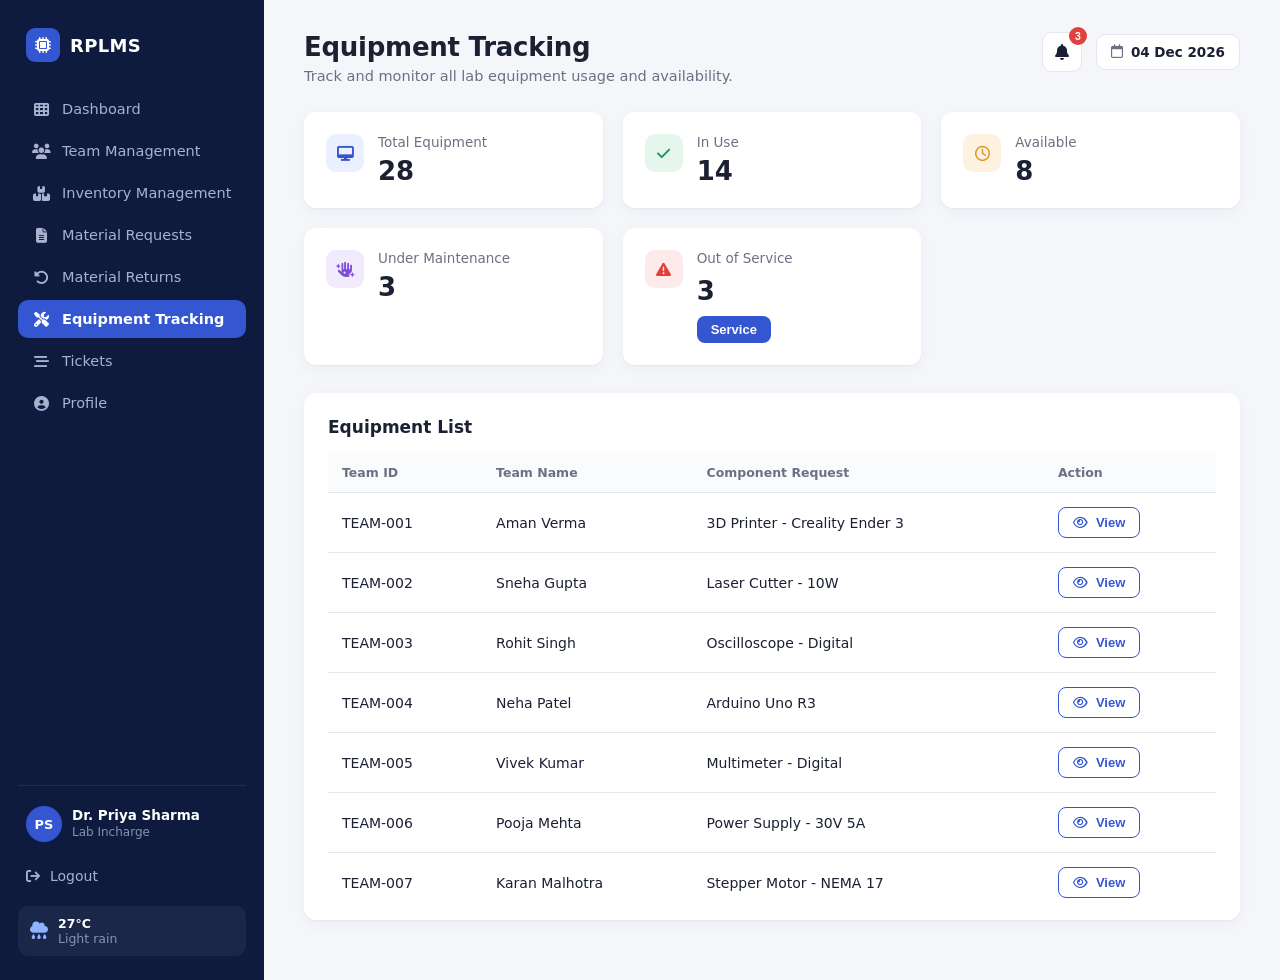
<file: equipment_tracking.html>
<!DOCTYPE html>
<html lang="en">
<head>
<meta charset="UTF-8">
<meta name="viewport" content="width=device-width, initial-scale=1.0">
<title>RPLMS · Equipment Tracking</title>
<link rel="stylesheet" href="https://cdnjs.cloudflare.com/ajax/libs/font-awesome/6.5.1/css/all.min.css">
<link rel="stylesheet" href="equipment_tracking.css">
</head>
<body>

<div class="app">

  <!-- ===================== SIDEBAR ===================== -->
  <aside class="sidebar">
    <div class="brand">
      <span class="brand-icon"><i class="fa-solid fa-microchip"></i></span>
      <span class="brand-name">RPLMS</span>
    </div>

    <nav class="nav">
      <a class="nav-item" href="#"><i class="fa-solid fa-table-cells"></i><span>Dashboard</span></a>
      <a class="nav-item" href="#"><i class="fa-solid fa-users"></i><span>Team Management</span></a>
      <a class="nav-item" href="#"><i class="fa-solid fa-boxes-stacked"></i><span>Inventory Management</span></a>
      <a class="nav-item" href="#"><i class="fa-solid fa-file-lines"></i><span>Material Requests</span></a>
      <a class="nav-item" href="#"><i class="fa-solid fa-rotate-left"></i><span>Material Returns</span></a>
      <a class="nav-item active" href="#" data-view="dashboard"><i class="fa-solid fa-screwdriver-wrench"></i><span>Equipment Tracking</span></a>
      <a class="nav-item" href="#"><i class="fa-solid fa-bars-staggered"></i><span>Tickets</span></a>
      <a class="nav-item" href="#"><i class="fa-solid fa-circle-user"></i><span>Profile</span></a>
    </nav>

    <div class="sidebar-footer">
      <div class="user-card">
        <span class="avatar">PS</span>
        <div class="user-meta">
          <span class="user-name">Dr. Priya Sharma</span>
          <span class="user-role">Lab Incharge</span>
        </div>
      </div>
      <a class="logout" href="#"><i class="fa-solid fa-arrow-right-from-bracket"></i><span>Logout</span></a>
      <div class="weather">
        <i class="fa-solid fa-cloud-rain"></i>
        <div>
          <span class="weather-temp">27°C</span>
          <span class="weather-desc">Light rain</span>
        </div>
      </div>
    </div>
  </aside>

  <!-- ===================== MAIN ===================== -->
  <main class="main">

    <!-- ---------- DASHBOARD VIEW ---------- -->
    <section id="view-dashboard" class="view">
      <header class="page-header">
        <div>
          <h1>Equipment Tracking</h1>
          <p>Track and monitor all lab equipment usage and availability.</p>
        </div>
        <div class="header-actions">
          <button class="icon-btn" aria-label="Notifications">
            <i class="fa-solid fa-bell"></i>
            <span class="badge">3</span>
          </button>
          <div class="date-chip"><i class="fa-regular fa-calendar"></i><span id="today-date">03 Jul 2026</span></div>
        </div>
      </header>

      <div class="stat-grid">
        <div class="stat-card">
          <span class="stat-icon icon-blue"><i class="fa-solid fa-desktop"></i></span>
          <div class="stat-body">
            <span class="stat-label">Total Equipment</span>
            <span class="stat-value">28</span>
          </div>
        </div>
        <div class="stat-card">
          <span class="stat-icon icon-green"><i class="fa-solid fa-check"></i></span>
          <div class="stat-body">
            <span class="stat-label">In Use</span>
            <span class="stat-value">14</span>
          </div>
        </div>
        <div class="stat-card">
          <span class="stat-icon icon-amber"><i class="fa-regular fa-clock"></i></span>
          <div class="stat-body">
            <span class="stat-label">Available</span>
            <span class="stat-value">8</span>
          </div>
        </div>
        <div class="stat-card">
          <span class="stat-icon icon-purple"><i class="fa-solid fa-hand-sparkles"></i></span>
          <div class="stat-body">
            <span class="stat-label">Under Maintenance</span>
            <span class="stat-value">3</span>
          </div>
        </div>
        <div class="stat-card stat-card--action">
          <span class="stat-icon icon-red"><i class="fa-solid fa-triangle-exclamation"></i></span>
          <div class="stat-body">
            <span class="stat-label">Out of Service</span>
            <span class="stat-value">3</span>
            <button class="btn btn-primary btn-sm" id="btn-goto-service">Service</button>
          </div>
        </div>
      </div>

      <div class="panel">
        <h2 class="panel-title">Equipment List</h2>
        <div class="table-wrap">
          <table>
            <thead>
              <tr>
                <th>Team ID</th>
                <th>Team Name</th>
                <th>Component Request</th>
                <th>Action</th>
              </tr>
            </thead>
            <tbody id="equipment-list-body">
              <!-- rows injected by JS -->
            </tbody>
          </table>
        </div>
      </div>
    </section>

    <!-- ---------- OUT FOR SERVICE VIEW ---------- -->
    <section id="view-service" class="view" hidden>
      <header class="page-header">
        <div>
          <h1>Out for Service</h1>
          <p>Select equipment to mark as out for service.</p>
        </div>
        <div class="header-actions">
          <button class="icon-btn" aria-label="Notifications">
            <i class="fa-solid fa-bell"></i>
            <span class="badge">3</span>
          </button>
          <div class="date-chip"><i class="fa-regular fa-calendar"></i><span>03 Jul 2026</span></div>
        </div>
      </header>

      <div class="panel">
        <h2 class="panel-title">Available Equipment</h2>
        <div class="table-wrap">
          <table>
            <thead>
              <tr>
                <th class="col-narrow">S.No</th>
                <th>Equipment ID</th>
                <th>Equipment Name</th>
                <th class="col-narrow">Select</th>
              </tr>
            </thead>
            <tbody id="service-list-body">
              <!-- rows injected by JS -->
            </tbody>
          </table>
        </div>
        <div class="panel-footer">
          <button class="btn btn-primary" id="btn-out-for-service">
            <i class="fa-solid fa-screwdriver-wrench"></i> Out for Service
          </button>
        </div>
      </div>
    </section>

  </main>
</div>

<!-- ===================== MODAL ===================== -->
<div class="modal-overlay" id="request-modal" hidden>
  <div class="modal" role="dialog" aria-modal="true" aria-labelledby="modal-title">
    <div class="modal-header">
      <h2 id="modal-title">Equipment Request Details</h2>
      <button class="modal-close" id="modal-close" aria-label="Close">&times;</button>
    </div>

    <div class="modal-meta">
      <div><span class="meta-label">Team ID</span><span class="meta-value" id="m-team-id">:</span></div>
      <div><span class="meta-label">Request Date</span><span class="meta-value" id="m-date">:</span></div>
      <div><span class="meta-label">Team Name</span><span class="meta-value" id="m-team-name">:</span></div>
      <div><span class="meta-label">Requested By</span><span class="meta-value" id="m-by">:</span></div>
    </div>

    <div class="table-wrap modal-table">
      <table>
        <thead>
          <tr>
            <th>Component / Item</th>
            <th>Requested Quantity</th>
            <th>Details</th>
          </tr>
        </thead>
        <tbody>
          <tr>
            <td id="m-component">—</td>
            <td id="m-qty">—</td>
            <td id="m-details">—</td>
          </tr>
        </tbody>
      </table>
    </div>

    <div class="modal-action">
      <h3>Action</h3>
      <div class="action-row">
        <button class="btn btn-accept" id="btn-accept"><i class="fa-solid fa-check"></i> Accept</button>
        <button class="btn btn-reject" id="btn-reject"><i class="fa-solid fa-xmark"></i> Reject</button>
      </div>

      <div class="divider"><span>OR</span></div>

      <label class="field-label" for="reject-reason">If rejecting, please provide feedback <span class="required">*</span></label>
      <textarea id="reject-reason" maxlength="300" placeholder="Enter reason for rejection..."></textarea>
      <div class="char-count"><span id="char-count">0</span> / 300</div>

      <div class="modal-buttons">
        <button class="btn btn-ghost" id="btn-cancel">Cancel</button>
        <button class="btn btn-primary" id="btn-submit-feedback" disabled>Submit Feedback</button>
      </div>
    </div>
  </div>
</div>

<div class="toast" id="toast" hidden></div>

<script src="equipment_tracking.js"></script>
</body>
</html>
</file>
<file: equipment_tracking.css>
:root {
  --navy: #0e1b3f;
  --navy-soft: #16244d;
  --blue: #3457d1;
  --blue-dark: #2a45ab;
  --blue-tint: #eaf0ff;
  --green: #1a9c56;
  --green-tint: #e5f7ec;
  --amber: #e0921f;
  --amber-tint: #fdf1e0;
  --purple: #7c4fd6;
  --purple-tint: #f1eafc;
  --red: #e0403f;
  --red-tint: #fdeaea;
  --border: #e6e8f0;
  --text: #1b2033;
  --text-soft: #6b7182;
  --bg: #f5f6fa;
  --white: #ffffff;
  --radius: 12px;
  --shadow: 0 1px 2px rgba(16, 24, 64, 0.04), 0 4px 16px rgba(16, 24, 64, 0.04);
}

* { box-sizing: border-box; }

html, body {
  margin: 0;
  padding: 0;
  font-family: "Inter", "Segoe UI", system-ui, -apple-system, sans-serif;
  background: var(--bg);
  color: var(--text);
  -webkit-font-smoothing: antialiased;
}

.app {
  display: flex;
  min-height: 100vh;
}

/* ===================== SIDEBAR ===================== */
.sidebar {
  width: 264px;
  flex-shrink: 0;
  background: var(--navy);
  color: #cdd3ea;
  display: flex;
  flex-direction: column;
  padding: 24px 18px;
}

.brand {
  display: flex;
  align-items: center;
  gap: 10px;
  padding: 4px 8px 28px;
}

.brand-icon {
  width: 34px;
  height: 34px;
  border-radius: 9px;
  background: var(--blue);
  color: white;
  display: flex;
  align-items: center;
  justify-content: center;
  font-size: 16px;
}

.brand-name {
  color: white;
  font-weight: 700;
  font-size: 18px;
  letter-spacing: 0.02em;
}

.nav {
  display: flex;
  flex-direction: column;
  gap: 4px;
  flex: 1;
}

.nav-item {
  display: flex;
  align-items: center;
  gap: 12px;
  padding: 11px 14px;
  border-radius: 10px;
  color: #aab1cf;
  text-decoration: none;
  font-size: 14.5px;
  transition: background 0.15s ease, color 0.15s ease;
}

.nav-item i {
  width: 18px;
  text-align: center;
  font-size: 15px;
}

.nav-item:hover {
  background: rgba(255, 255, 255, 0.06);
  color: white;
}

.nav-item.active {
  background: var(--blue);
  color: white;
  font-weight: 600;
}

.sidebar-footer {
  border-top: 1px solid rgba(255, 255, 255, 0.08);
  padding-top: 16px;
  margin-top: 12px;
  display: flex;
  flex-direction: column;
  gap: 14px;
}

.user-card {
  display: flex;
  align-items: center;
  gap: 10px;
  padding: 4px 8px;
}

.avatar {
  width: 36px;
  height: 36px;
  border-radius: 50%;
  background: var(--blue);
  color: white;
  font-weight: 700;
  font-size: 13px;
  display: flex;
  align-items: center;
  justify-content: center;
  flex-shrink: 0;
}

.user-meta {
  display: flex;
  flex-direction: column;
  line-height: 1.3;
}

.user-name {
  color: white;
  font-weight: 600;
  font-size: 13.5px;
}

.user-role {
  color: #8990b3;
  font-size: 12px;
}

.logout {
  display: flex;
  align-items: center;
  gap: 10px;
  padding: 8px;
  color: #aab1cf;
  text-decoration: none;
  font-size: 14px;
}

.logout:hover { color: white; }

.weather {
  display: flex;
  align-items: center;
  gap: 10px;
  background: rgba(255, 255, 255, 0.05);
  border-radius: 10px;
  padding: 10px 12px;
  font-size: 12.5px;
}

.weather i { font-size: 18px; color: #8fb4ff; }
.weather-temp { display: block; font-weight: 700; color: white; }
.weather-desc { display: block; color: #8990b3; }

/* ===================== MAIN ===================== */
.main {
  flex: 1;
  padding: 32px 40px 60px;
  max-width: 1280px;
}

.view[hidden] { display: none; }

.page-header {
  display: flex;
  align-items: flex-start;
  justify-content: space-between;
  gap: 20px;
  margin-bottom: 28px;
}

.page-header h1 {
  margin: 0 0 6px;
  font-size: 26px;
  font-weight: 700;
  letter-spacing: -0.01em;
}

.page-header p {
  margin: 0;
  color: var(--text-soft);
  font-size: 14.5px;
}

.header-actions {
  display: flex;
  align-items: center;
  gap: 14px;
  flex-shrink: 0;
}

.icon-btn {
  position: relative;
  width: 40px;
  height: 40px;
  border-radius: 10px;
  border: 1px solid var(--border);
  background: var(--white);
  cursor: pointer;
  font-size: 16px;
  color: var(--text);
  display: flex;
  align-items: center;
  justify-content: center;
}

.icon-btn .badge {
  position: absolute;
  top: -6px;
  right: -6px;
  background: var(--red);
  color: white;
  font-size: 10.5px;
  font-weight: 700;
  min-width: 18px;
  height: 18px;
  border-radius: 999px;
  display: flex;
  align-items: center;
  justify-content: center;
  padding: 0 4px;
}

.date-chip {
  display: flex;
  align-items: center;
  gap: 8px;
  border: 1px solid var(--border);
  background: var(--white);
  border-radius: 10px;
  padding: 9px 14px;
  font-size: 13.5px;
  font-weight: 600;
  color: var(--text);
  white-space: nowrap;
}

.date-chip i { color: var(--text-soft); }

/* ===================== STAT GRID ===================== */
.stat-grid {
  display: grid;
  grid-template-columns: repeat(3, minmax(0, 1fr));
  gap: 20px;
  margin-bottom: 28px;
}

.stat-card {
  background: var(--white);
  border-radius: var(--radius);
  box-shadow: var(--shadow);
  padding: 22px 22px;
  display: flex;
  align-items: flex-start;
  gap: 14px;
}

.stat-icon {
  width: 38px;
  height: 38px;
  border-radius: 10px;
  display: flex;
  align-items: center;
  justify-content: center;
  font-size: 15px;
  flex-shrink: 0;
}

.icon-blue { background: var(--blue-tint); color: var(--blue); }
.icon-green { background: var(--green-tint); color: var(--green); }
.icon-amber { background: var(--amber-tint); color: var(--amber); }
.icon-purple { background: var(--purple-tint); color: var(--purple); }
.icon-red { background: var(--red-tint); color: var(--red); }

.stat-body {
  display: flex;
  flex-direction: column;
  gap: 6px;
}

.stat-label {
  font-size: 13.5px;
  color: var(--text-soft);
  font-weight: 500;
}

.stat-value {
  font-size: 26px;
  font-weight: 700;
  color: var(--text);
}

.stat-card--action .stat-body { gap: 10px; }

/* ===================== PANEL / TABLE ===================== */
.panel {
  background: var(--white);
  border-radius: var(--radius);
  box-shadow: var(--shadow);
  padding: 24px 24px 8px;
}

.panel-title {
  margin: 0 0 16px;
  font-size: 17px;
  font-weight: 700;
}

.table-wrap { overflow-x: auto; }

table {
  width: 100%;
  border-collapse: collapse;
  font-size: 14px;
}

thead th {
  text-align: left;
  background: #fafbfd;
  color: var(--text-soft);
  font-weight: 600;
  font-size: 12.5px;
  text-transform: none;
  padding: 12px 14px;
  border-bottom: 1px solid var(--border);
}

tbody td {
  padding: 14px;
  border-bottom: 1px solid var(--border);
  color: var(--text);
  vertical-align: middle;
}

tbody tr:last-child td { border-bottom: none; }

.col-narrow { width: 90px; }

.panel-footer {
  display: flex;
  justify-content: flex-end;
  padding: 18px 0;
}

/* checkbox */
input[type="checkbox"] {
  width: 18px;
  height: 18px;
  accent-color: var(--blue);
  cursor: pointer;
}

/* ===================== BUTTONS ===================== */
.btn {
  display: inline-flex;
  align-items: center;
  justify-content: center;
  gap: 8px;
  border-radius: 8px;
  border: none;
  font-size: 14px;
  font-weight: 600;
  padding: 10px 18px;
  cursor: pointer;
  transition: background 0.15s ease, opacity 0.15s ease, transform 0.05s ease;
}

.btn:active { transform: translateY(1px); }

.btn-primary { background: var(--blue); color: white; }
.btn-primary:hover { background: var(--blue-dark); }
.btn-primary:disabled {
  background: #c3cef2;
  cursor: not-allowed;
}

.btn-sm { padding: 6px 14px; font-size: 13px; align-self: flex-start; }

.btn-ghost {
  background: var(--white);
  color: var(--text);
  border: 1px solid var(--border);
}
.btn-ghost:hover { background: #f4f5f9; }

.btn-view {
  background: var(--white);
  color: var(--blue);
  border: 1px solid var(--blue);
  padding: 7px 14px;
  font-size: 13px;
}
.btn-view:hover { background: var(--blue-tint); }

.btn-accept {
  background: var(--green);
  color: white;
  flex: 1;
}
.btn-accept:hover { background: #158048; }

.btn-reject {
  background: var(--red);
  color: white;
  flex: 1;
}
.btn-reject:hover { background: #c53433; }

/* ===================== MODAL ===================== */
.modal-overlay {
  position: fixed;
  inset: 0;
  background: rgba(15, 20, 40, 0.5);
  display: flex;
  align-items: center;
  justify-content: center;
  padding: 24px;
  z-index: 100;
}

.modal-overlay[hidden] { display: none; }

.modal {
  background: var(--white);
  border-radius: 16px;
  width: 100%;
  max-width: 620px;
  max-height: 90vh;
  overflow-y: auto;
  padding: 26px 28px 28px;
  box-shadow: 0 20px 60px rgba(10, 15, 40, 0.25);
}

.modal-header {
  display: flex;
  align-items: flex-start;
  justify-content: space-between;
  margin-bottom: 18px;
}

.modal-header h2 {
  margin: 0;
  font-size: 19px;
  font-weight: 700;
}

.modal-close {
  background: none;
  border: none;
  font-size: 22px;
  line-height: 1;
  cursor: pointer;
  color: var(--text-soft);
  padding: 2px;
}
.modal-close:hover { color: var(--text); }

.modal-meta {
  display: grid;
  grid-template-columns: 1fr 1fr;
  gap: 12px 24px;
  margin-bottom: 20px;
  font-size: 14px;
}

.modal-meta div { display: flex; gap: 6px; }

.meta-label { color: var(--text-soft); min-width: 100px; }
.meta-value { font-weight: 600; }

.modal-table { margin-bottom: 22px; }
.modal-table th, .modal-table td { font-size: 13.5px; }

.modal-action h3 {
  margin: 0 0 12px;
  font-size: 15px;
  font-weight: 700;
}

.action-row {
  display: flex;
  gap: 14px;
  margin-bottom: 18px;
}

.divider {
  display: flex;
  align-items: center;
  text-align: center;
  color: var(--text-soft);
  font-size: 12.5px;
  margin: 4px 0 16px;
}
.divider::before, .divider::after {
  content: "";
  flex: 1;
  height: 1px;
  background: var(--border);
}
.divider span { padding: 0 12px; }

.field-label {
  display: block;
  font-size: 13.5px;
  font-weight: 600;
  margin-bottom: 8px;
}
.required { color: var(--red); }

textarea {
  width: 100%;
  min-height: 90px;
  resize: vertical;
  border: 1px solid var(--border);
  border-radius: 10px;
  padding: 12px 14px;
  font-family: inherit;
  font-size: 14px;
  color: var(--text);
}
textarea:focus {
  outline: none;
  border-color: var(--blue);
  box-shadow: 0 0 0 3px var(--blue-tint);
}

.char-count {
  text-align: right;
  font-size: 12px;
  color: var(--text-soft);
  margin-top: 4px;
}

.modal-buttons {
  display: flex;
  justify-content: flex-end;
  gap: 12px;
  margin-top: 18px;
}

/* ===================== TOAST ===================== */
.toast {
  position: fixed;
  bottom: 28px;
  left: 50%;
  transform: translateX(-50%);
  background: var(--navy);
  color: white;
  padding: 12px 22px;
  border-radius: 10px;
  font-size: 14px;
  font-weight: 500;
  box-shadow: 0 10px 30px rgba(10, 15, 40, 0.25);
  z-index: 200;
}
.toast[hidden] { display: none; }

/* ===================== RESPONSIVE ===================== */
@media (max-width: 980px) {
  .stat-grid { grid-template-columns: repeat(2, 1fr); }
}

@media (max-width: 760px) {
  .app { flex-direction: column; }
  .sidebar { width: 100%; flex-direction: row; flex-wrap: wrap; padding: 14px; }
  .nav { flex-direction: row; flex-wrap: wrap; }
  .sidebar-footer { display: none; }
  .main { padding: 20px; }
  .stat-grid { grid-template-columns: 1fr; }
  .modal-meta { grid-template-columns: 1fr; }
}

:focus-visible {
  outline: 2px solid var(--blue);
  outline-offset: 2px;
}
</file>
